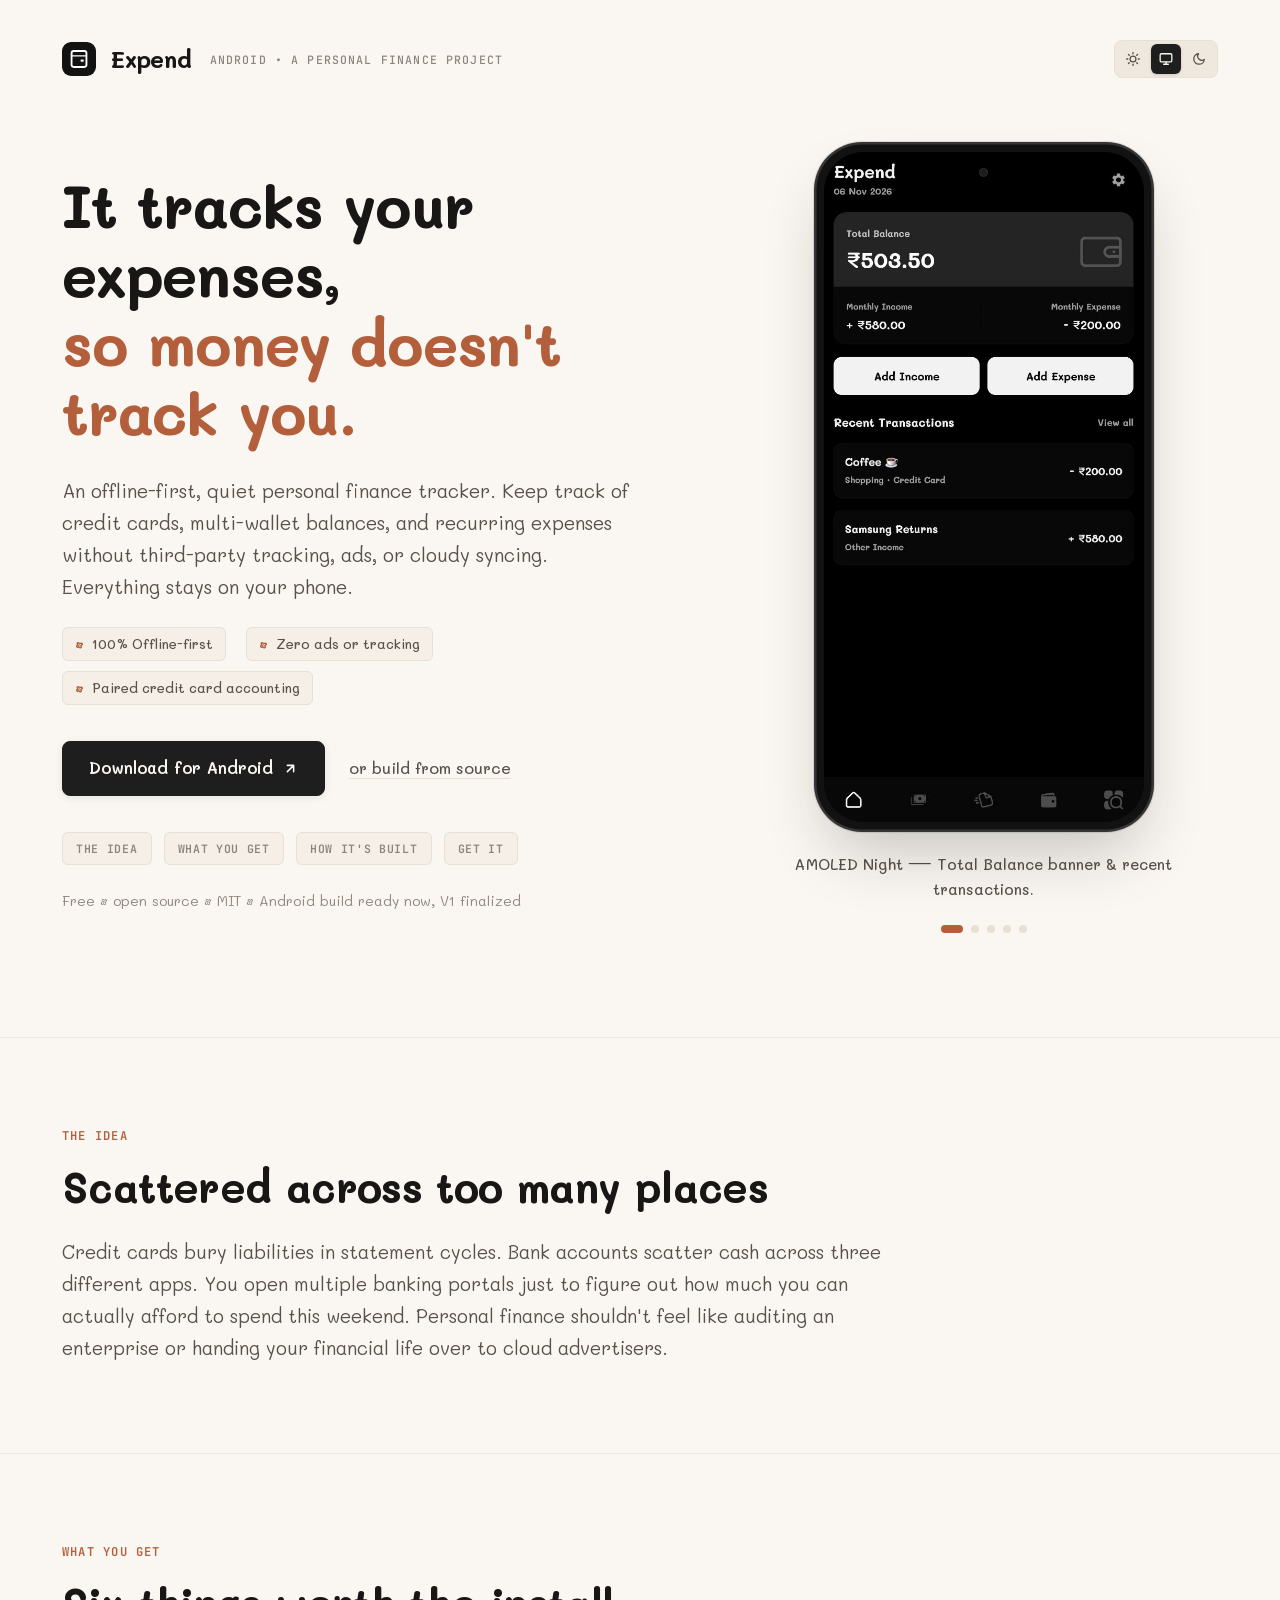
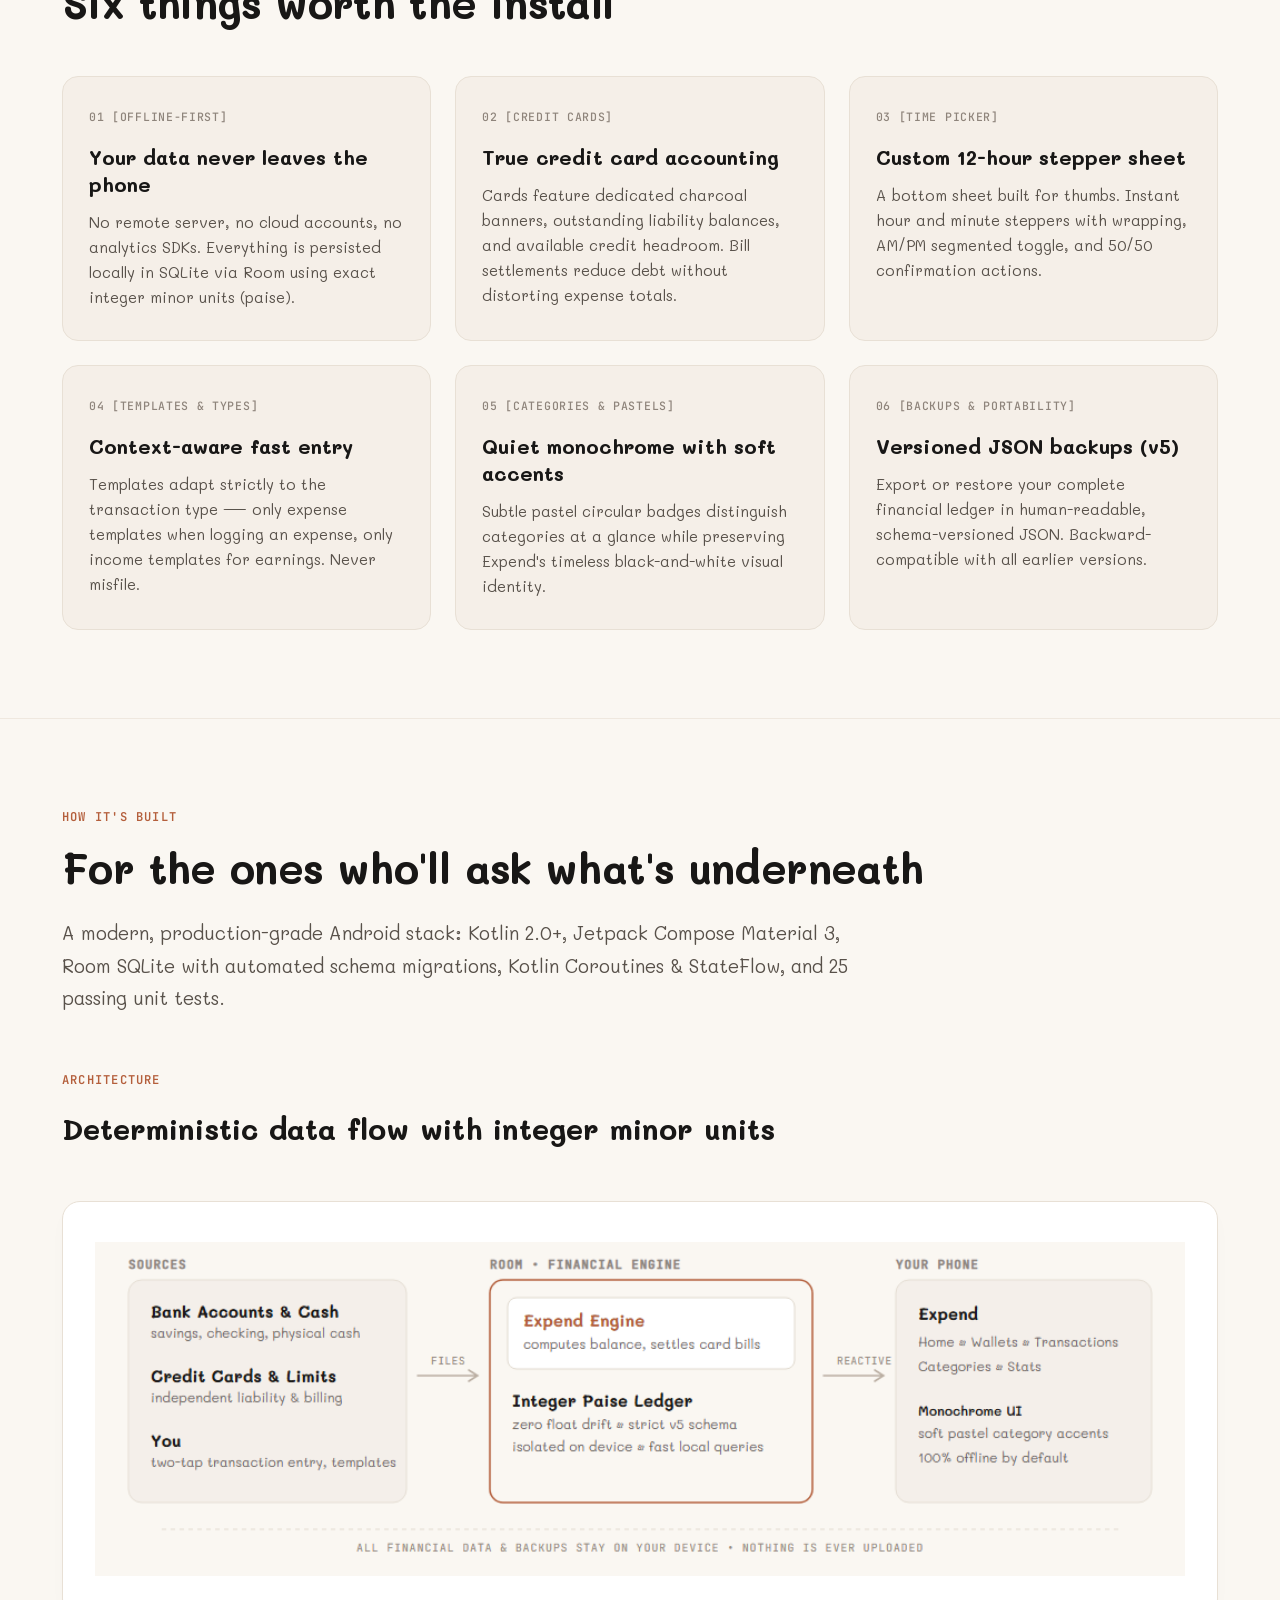
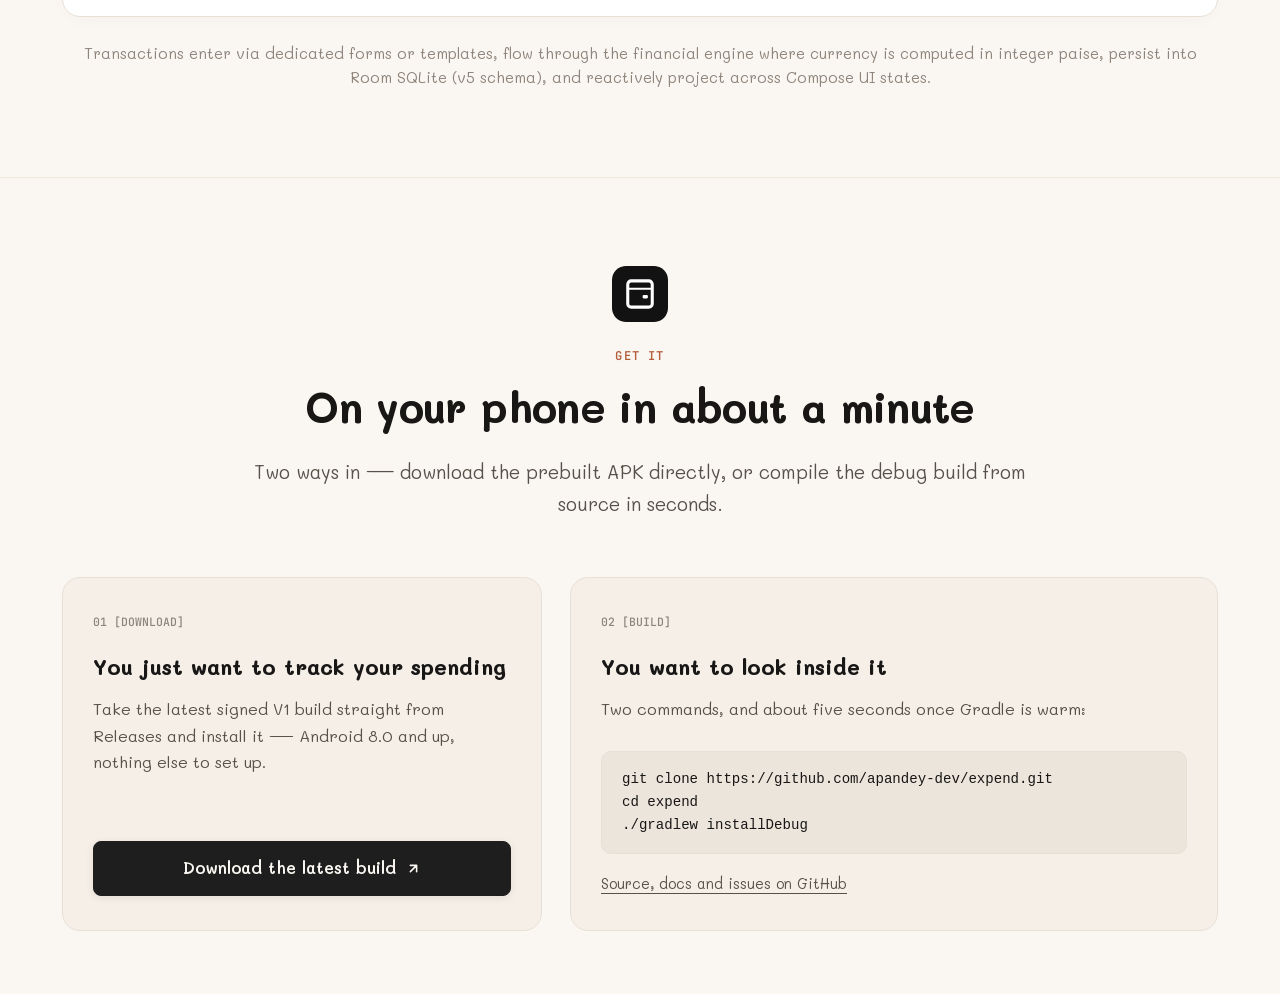
<file: index.html>
<!DOCTYPE html>
<html lang="en">
<head>
  <meta charset="UTF-8">
  <meta http-equiv="refresh" content="0; url=docs/index.html">
  <title>Expend — Showcase</title>
</head>
<body>
  <p>Redirecting to <a href="docs/index.html">Expend Showcase</a>...</p>
</body>
</html>
</file>
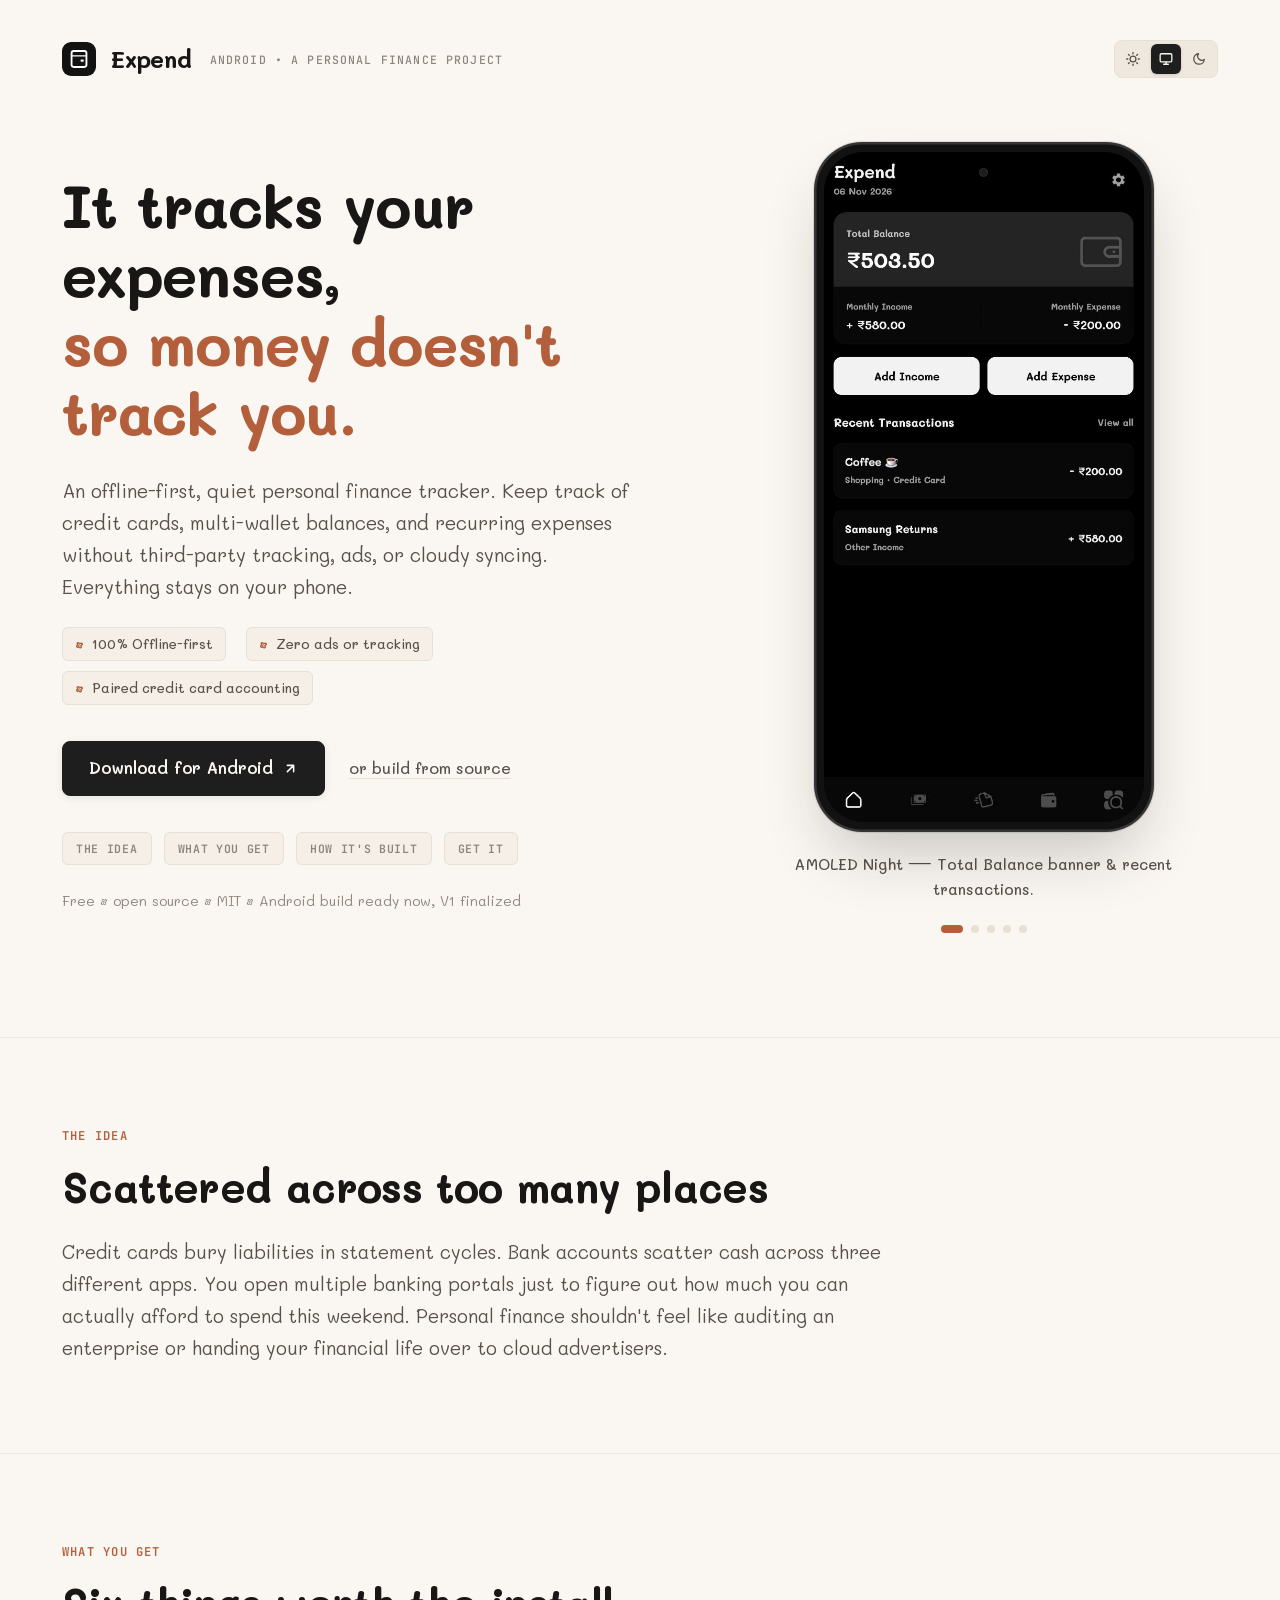
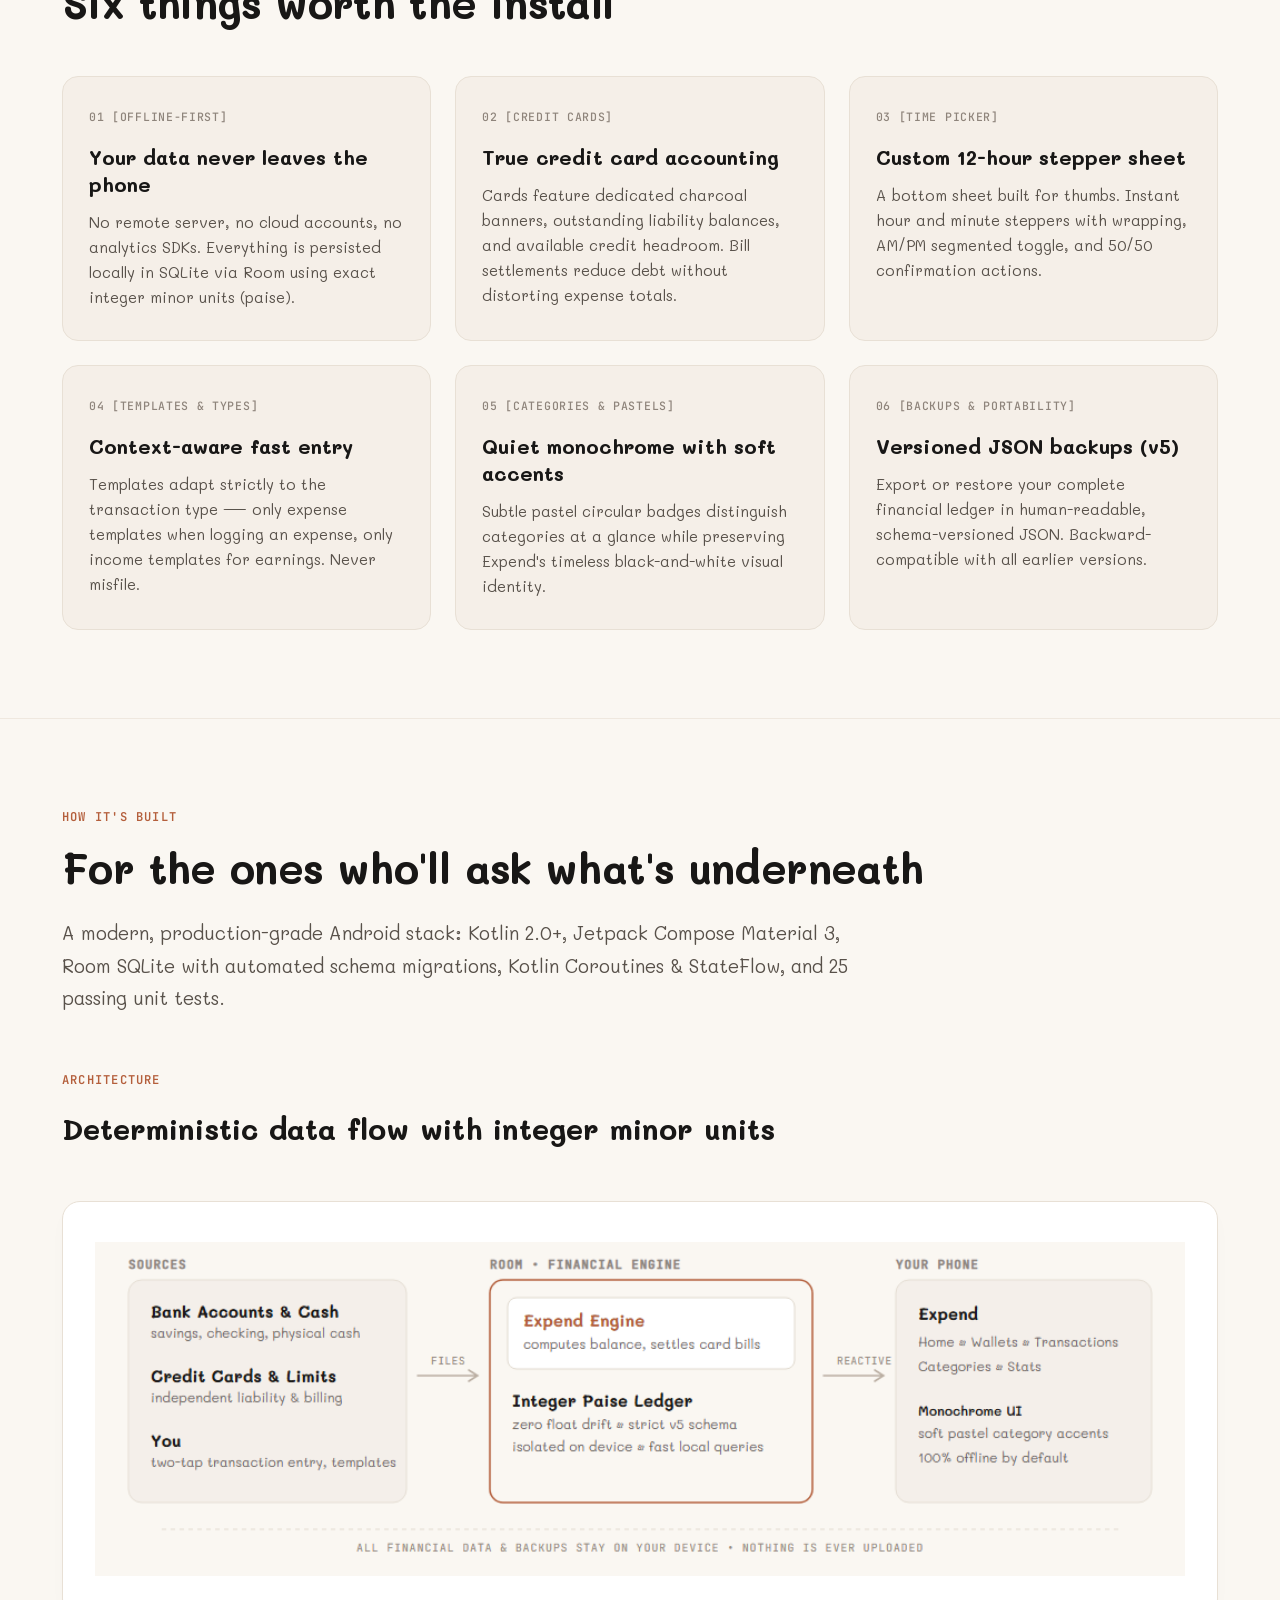
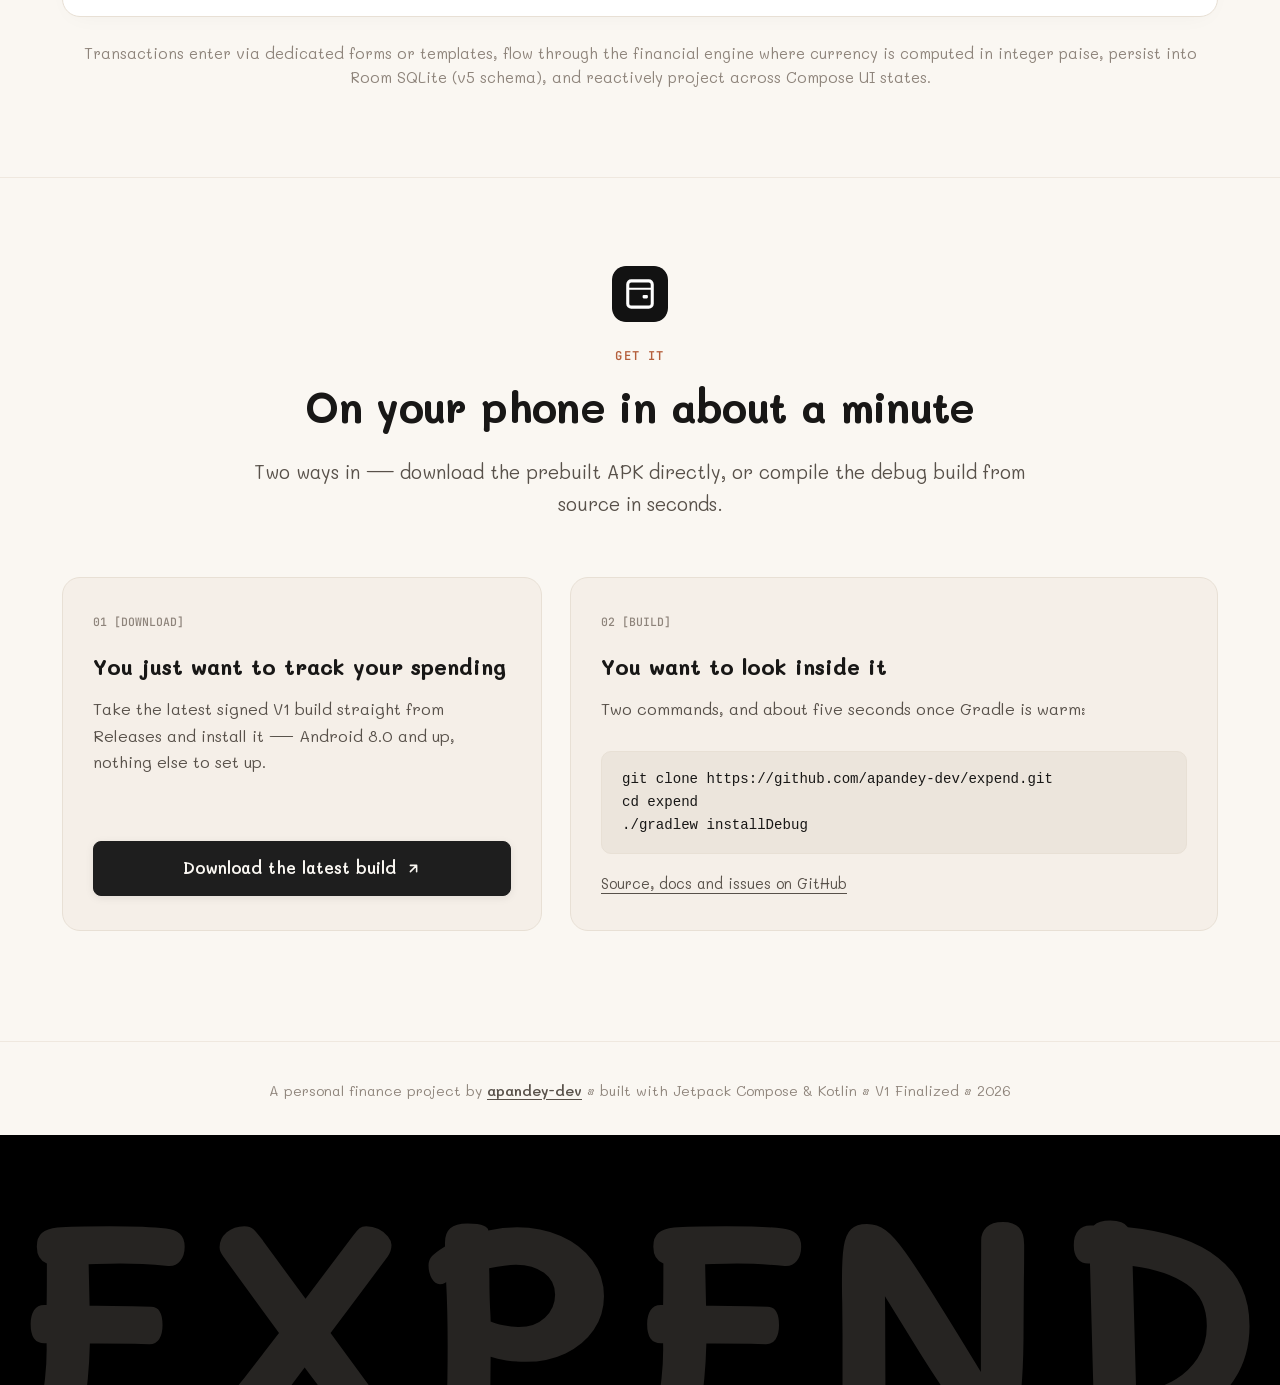
<file: docs/index.html>
<!DOCTYPE html>
<html lang="en">
<head>
  <meta charset="UTF-8">
  <meta name="viewport" content="width=device-width, initial-scale=1.0">
  <title>Expend — A quiet, offline-first personal expense tracker</title>
  <meta name="description" content="A quiet, offline-first personal expense tracker built with Kotlin and Jetpack Compose. Zero ads, zero tracking, local Room database with paise minor units.">
  
  <!-- Favicon / App Icon -->
  <link rel="icon" type="image/svg+xml" href="media/expend-mark.svg">
  
  <!-- Google Fonts: Mali (Expend signature font) & JetBrains Mono (Code/Mono) -->
  <link rel="preconnect" href="https://fonts.googleapis.com">
  <link rel="preconnect" href="https://fonts.gstatic.com" crossorigin>
  <link href="https://fonts.googleapis.com/css2?family=JetBrains+Mono:wght@400;500;600&family=Mali:ital,wght@0,300;0,400;0,500;0,600;0,700;1,400;1,600&display=swap" rel="stylesheet">
  
  <!-- Anti-FOUC Theme Initialization -->
  <script>
    (function() {
      try {
        var saved = localStorage.getItem('expend-theme') || 'system';
        document.documentElement.setAttribute('data-theme', saved);
      } catch(e) {}
    })();
  </script>

  <link rel="stylesheet" href="style.css">
  <link rel="stylesheet" href="theme.css">
  <link rel="stylesheet" href="responsive.css">
</head>
<body>

  <!-- Top Brand Navigation -->
  <header class="top-bar">
    <div class="container top-bar-inner">
      <div class="brand-badge">
        <img src="media/expend-mark.svg" alt="Expend Mark" class="brand-logo-img">
        <span class="brand-title">Expend</span>
        <span class="brand-subtext">ANDROID &bull; A PERSONAL FINANCE PROJECT</span>
      </div>
      <div class="theme-switcher" role="radiogroup" aria-label="Theme preference">
        <button type="button" class="theme-btn" data-theme-value="light" aria-label="Light theme" title="Light theme">
          <svg width="15" height="15" viewBox="0 0 24 24" fill="none" stroke="currentColor" stroke-width="2" stroke-linecap="round" stroke-linejoin="round">
            <circle cx="12" cy="12" r="5"></circle>
            <line x1="12" y1="1" x2="12" y2="3"></line>
            <line x1="12" y1="21" x2="12" y2="23"></line>
            <line x1="4.22" y1="4.22" x2="5.64" y2="5.64"></line>
            <line x1="18.36" y1="18.36" x2="19.78" y2="19.78"></line>
            <line x1="1" y1="12" x2="3" y2="12"></line>
            <line x1="21" y1="12" x2="23" y2="12"></line>
            <line x1="4.22" y1="19.78" x2="5.64" y2="18.36"></line>
            <line x1="18.36" y1="5.64" x2="19.78" y2="4.22"></line>
          </svg>
        </button>
        <button type="button" class="theme-btn active" data-theme-value="system" aria-label="System default theme" title="System default theme">
          <svg width="15" height="15" viewBox="0 0 24 24" fill="none" stroke="currentColor" stroke-width="2" stroke-linecap="round" stroke-linejoin="round">
            <rect x="2" y="3" width="20" height="14" rx="2" ry="2"></rect>
            <line x1="8" y1="21" x2="16" y2="21"></line>
            <line x1="12" y1="17" x2="12" y2="21"></line>
          </svg>
        </button>
        <button type="button" class="theme-btn" data-theme-value="dark" aria-label="Dark theme" title="Dark theme">
          <svg width="15" height="15" viewBox="0 0 24 24" fill="none" stroke="currentColor" stroke-width="2" stroke-linecap="round" stroke-linejoin="round">
            <path d="M21 12.79A9 9 0 1 1 11.21 3 7 7 0 0 0 21 12.79z"></path>
          </svg>
        </button>
      </div>
    </div>
  </header>

  <!-- Hero Section -->
  <main>
    <section class="hero">
      <div class="container">
        <div class="hero-grid">
          
          <!-- Left Column: Copy & CTAs -->
          <div class="hero-content">
            <h1 class="hero-title">
              It tracks your expenses,<br>
              <span class="hero-accent">so money doesn't track you.</span>
            </h1>
            
            <p class="hero-description">
              An offline-first, quiet personal finance tracker. Keep track of credit cards, multi-wallet balances, and recurring expenses without third-party tracking, ads, or cloudy syncing. Everything stays on your phone.
            </p>
            
            <div class="hero-tags">
              <span class="hero-tag-item">100% Offline-first</span>
              <span class="hero-tag-item">Zero ads or tracking</span>
              <span class="hero-tag-item">Paired credit card accounting</span>
            </div>
            
            <div class="hero-actions">
              <a href="https://github.com/apandey-dev/expend/releases/latest" class="btn-primary" target="_blank" rel="noopener">
                <span>Download for Android</span>
                <svg width="15" height="15" viewBox="0 0 24 24" fill="none" stroke="currentColor" stroke-width="2.5" stroke-linecap="round" stroke-linejoin="round">
                  <path d="M7 17l9.2-9.2M17 17V7H7"/>
                </svg>
              </a>
              <a href="#get-it" class="btn-link">or build from source</a>
            </div>
            
            <div class="hero-jump-links">
              <a href="#the-idea" class="chip-link">THE IDEA</a>
              <a href="#what-you-get" class="chip-link">WHAT YOU GET</a>
              <a href="#how-its-built" class="chip-link">HOW IT'S BUILT</a>
              <a href="#get-it" class="chip-link">GET IT</a>
            </div>
            
            <div class="hero-meta">
              Free &bull; open source &bull; MIT &bull; Android build ready now, V1 finalized
            </div>
          </div>

          <!-- Right Column: Interactive Phone Mockup -->
          <div class="hero-mockup-wrapper">
            <div class="phone-mockup" role="region" aria-label="Interactive app preview">
              <div class="phone-island">
                <div class="phone-camera"></div>
              </div>
              <div class="phone-screen">
                <div class="carousel-slide active" data-slide="0">
                  <img src="media/screen-dark-home.jpg" alt="Expend Home Screen (AMOLED Night) with Total Balance Banner and Recent Transactions">
                </div>
                <div class="carousel-slide" data-slide="1">
                  <img src="media/screen-dark-wallets.jpg" alt="Expend Wallets Screen showing Credit Card with Outstanding and Available Limit">
                </div>
                <div class="carousel-slide" data-slide="2">
                  <img src="media/screen-light-categories.jpg" alt="Expend Categories Screen with subtle pastel circular badges">
                </div>
                <div class="carousel-slide" data-slide="3">
                  <img src="media/screen-dark-icon-picker-sheet.jpg" alt="Expend Category Icon Picker with 40 built-in vector icons">
                </div>
                <div class="carousel-slide" data-slide="4">
                  <img src="media/screen-light-edit-transaction.jpg" alt="Expend Edit Transaction Screen in Light Mode">
                </div>
              </div>
            </div>

            <div class="mockup-caption-area">
              <div class="mockup-caption" id="carousel-caption">AMOLED Night — Total Balance banner &amp; recent transactions.</div>
              <div class="carousel-dots" role="tablist">
                <button class="carousel-dot active" data-index="0" role="tab" aria-selected="true" aria-label="Slide 1"></button>
                <button class="carousel-dot" data-index="1" role="tab" aria-selected="false" aria-label="Slide 2"></button>
                <button class="carousel-dot" data-index="2" role="tab" aria-selected="false" aria-label="Slide 3"></button>
                <button class="carousel-dot" data-index="3" role="tab" aria-selected="false" aria-label="Slide 4"></button>
                <button class="carousel-dot" data-index="4" role="tab" aria-selected="false" aria-label="Slide 5"></button>
              </div>
            </div>
          </div>

        </div>
      </div>
    </section>

    <!-- Section: The Idea -->
    <section class="section" id="the-idea">
      <div class="container">
        <div class="section-eyebrow">THE IDEA</div>
        <h2 class="section-title">Scattered across too many places</h2>
        <p class="section-lead">
          Credit cards bury liabilities in statement cycles. Bank accounts scatter cash across three different apps. You open multiple banking portals just to figure out how much you can actually afford to spend this weekend. Personal finance shouldn't feel like auditing an enterprise or handing your financial life over to cloud advertisers.
        </p>
      </div>
    </section>

    <!-- Section: What You Get (6-Card Grid) -->
    <section class="section" id="what-you-get">
      <div class="container">
        <div class="section-eyebrow">WHAT YOU GET</div>
        <h2 class="section-title">Six things worth the install</h2>
        
        <div class="features-grid">
          
          <!-- Card 01 -->
          <div class="feature-card">
            <div class="feature-card-header">01 [OFFLINE-FIRST]</div>
            <h3 class="feature-card-title">Your data never leaves the phone</h3>
            <p class="feature-card-desc">
              No remote server, no cloud accounts, no analytics SDKs. Everything is persisted locally in SQLite via Room using exact integer minor units (paise).
            </p>
          </div>

          <!-- Card 02 -->
          <div class="feature-card">
            <div class="feature-card-header">02 [CREDIT CARDS]</div>
            <h3 class="feature-card-title">True credit card accounting</h3>
            <p class="feature-card-desc">
              Cards feature dedicated charcoal banners, outstanding liability balances, and available credit headroom. Bill settlements reduce debt without distorting expense totals.
            </p>
          </div>

          <!-- Card 03 -->
          <div class="feature-card">
            <div class="feature-card-header">03 [TIME PICKER]</div>
            <h3 class="feature-card-title">Custom 12-hour stepper sheet</h3>
            <p class="feature-card-desc">
              A bottom sheet built for thumbs. Instant hour and minute steppers with wrapping, AM/PM segmented toggle, and 50/50 confirmation actions.
            </p>
          </div>

          <!-- Card 04 -->
          <div class="feature-card">
            <div class="feature-card-header">04 [TEMPLATES &amp; TYPES]</div>
            <h3 class="feature-card-title">Context-aware fast entry</h3>
            <p class="feature-card-desc">
              Templates adapt strictly to the transaction type — only expense templates when logging an expense, only income templates for earnings. Never misfile.
            </p>
          </div>

          <!-- Card 05 -->
          <div class="feature-card">
            <div class="feature-card-header">05 [CATEGORIES &amp; PASTELS]</div>
            <h3 class="feature-card-title">Quiet monochrome with soft accents</h3>
            <p class="feature-card-desc">
              Subtle pastel circular badges distinguish categories at a glance while preserving Expend's timeless black-and-white visual identity.
            </p>
          </div>

          <!-- Card 06 -->
          <div class="feature-card">
            <div class="feature-card-header">06 [BACKUPS &amp; PORTABILITY]</div>
            <h3 class="feature-card-title">Versioned JSON backups (v5)</h3>
            <p class="feature-card-desc">
              Export or restore your complete financial ledger in human-readable, schema-versioned JSON. Backward-compatible with all earlier versions.
            </p>
          </div>

        </div>
      </div>
    </section>

    <!-- Section: How It's Built -->
    <section class="section" id="how-its-built">
      <div class="container">
        <div class="section-eyebrow">HOW IT'S BUILT</div>
        <h2 class="section-title">For the ones who'll ask what's underneath</h2>
        <p class="section-lead">
          A modern, production-grade Android stack: Kotlin 2.0+, Jetpack Compose Material 3, Room SQLite with automated schema migrations, Kotlin Coroutines &amp; StateFlow, and 25 passing unit tests.
        </p>

        <div style="margin-top: 56px;">
          <div class="section-eyebrow">ARCHITECTURE</div>
          <h3 style="font-family: var(--font-main); font-size: 1.85rem; font-weight: 700; margin-bottom: 20px;">Deterministic data flow with integer minor units</h3>
          
          <div class="arch-diagram-wrapper">
            <img src="media/expend-flow.png" alt="Expend Architecture Flow Diagram: Sources flow into Core Engine Room Database and project onto Phone screens">
          </div>
          
          <p class="arch-caption">
            Transactions enter via dedicated forms or templates, flow through the financial engine where currency is computed in integer paise, persist into Room SQLite (v5 schema), and reactively project across Compose UI states.
          </p>
        </div>
      </div>
    </section>

    <!-- Section: Get It -->
    <section class="section get-it-section" id="get-it">
      <div class="container">
        <div class="get-it-header">
          <img src="media/expend-mark.svg" alt="Expend Logo" class="get-it-icon">
          <div class="section-eyebrow">GET IT</div>
          <h2 class="section-title">On your phone in about a minute</h2>
          <p class="section-lead" style="text-align: center; margin: 0 auto;">
            Two ways in &mdash; download the prebuilt APK directly, or compile the debug build from source in seconds.
          </p>
        </div>

        <div class="get-it-grid">
          
          <!-- Download Card -->
          <div class="get-card">
            <div class="get-card-tag">01 [DOWNLOAD]</div>
            <h3 class="get-card-title">You just want to track your spending</h3>
            <p class="get-card-desc">
              Take the latest signed V1 build straight from Releases and install it &mdash; Android 8.0 and up, nothing else to set up.
            </p>
            <div>
              <a href="https://github.com/apandey-dev/expend/releases/latest" class="btn-primary" style="width: 100%; justify-content: center;" target="_blank" rel="noopener">
                <span>Download the latest build</span>
                <svg width="15" height="15" viewBox="0 0 24 24" fill="none" stroke="currentColor" stroke-width="2.5" stroke-linecap="round" stroke-linejoin="round">
                  <path d="M7 17l9.2-9.2M17 17V7H7"/>
                </svg>
              </a>
            </div>
          </div>

          <!-- Build from Source Card -->
          <div class="get-card">
            <div class="get-card-tag">02 [BUILD]</div>
            <h3 class="get-card-title">You want to look inside it</h3>
            <p class="get-card-desc">
              Two commands, and about five seconds once Gradle is warm:
            </p>
            <div class="code-block">
              <pre><code>git clone https://github.com/apandey-dev/expend.git
cd expend
./gradlew installDebug</code></pre>
            </div>
            <div class="get-card-footer">
              <a href="https://github.com/apandey-dev/expend" target="_blank" rel="noopener">Source, docs and issues on GitHub</a>
            </div>
          </div>

        </div>
      </div>
    </section>
  </main>

  <!-- Project Credit Line (Positioned Immediately Above Typography Banner) -->
  <aside class="project-credit-line" aria-label="Project credits">
    <div class="container">
      <p>A personal finance project by <a href="https://github.com/apandey-dev" target="_blank" rel="noopener">apandey-dev</a> &bull; built with Jetpack Compose &amp; Kotlin &bull; V1 Finalized &bull; 2026</p>
    </div>
  </aside>

  <!-- Large Edge-to-Edge Typography Banner (Final Visual Section) -->
  <section class="brand-typography-banner" aria-label="Expend typography banner">
    <div class="brand-typography-clip">
      <span class="brand-typography-text base-text" aria-hidden="true">EXPEND</span>
      <span class="brand-typography-text glow-text" aria-hidden="true">EXPEND</span>
      <span class="sr-only">EXPEND</span>
    </div>
  </section>

  <script src="app.js"></script>
</body>
</html>
</file>
<file: docs/style.css>
/* ==========================================================================
   Expend V1 Showcase Website Stylesheet
   Crafted with Mali typography, wide editorial grid, and warm ivory tones
   ========================================================================== */

:root {
  --bg-color: #FAF7F2;
  --surface-card: #F5EFE8;
  --surface-card-hover: #F0E9E1;
  --surface-white: #FFFFFF;
  --surface-code: #ECE5DC;
  
  --border-color: #E8E0D5;
  --border-subtle: #EFE8DF;
  --border-dark: #1E1E1E;
  
  --text-primary: #181716;
  --text-secondary: #58514A;
  --text-muted: #8E847B;
  --text-light: #FAF7F2;
  
  --accent-rust: #B45F3C;
  --accent-rust-hover: #9E5031;
  --brand-dark: #1E1E1E;
  --brand-hover: #333333;
  
  --font-main: 'Mali', cursive, sans-serif;
  --font-mono: 'JetBrains Mono', SFMono-Regular, Consolas, Menlo, monospace;

  --max-width: 1220px;
  --phone-width: 340px;
  --phone-height: 690px;
}

* {
  box-sizing: border-box;
  margin: 0;
  padding: 0;
}

html {
  font-size: 16px;
  scroll-behavior: smooth;
  background-color: var(--bg-color);
  color: var(--text-primary);
}

body {
  font-family: var(--font-main);
  background-color: var(--bg-color);
  color: var(--text-primary);
  line-height: 1.65;
  -webkit-font-smoothing: antialiased;
  -moz-osx-font-smoothing: grayscale;
  padding: 0;
  margin: 0;
}

a {
  color: inherit;
  text-decoration: none;
  transition: all 0.2s ease;
}

/* Container */
.container {
  width: 100%;
  max-width: var(--max-width);
  margin: 0 auto;
  padding: 0 36px;
}

/* ==========================================================================
   Navigation / Top Bar
   ========================================================================== */
.top-bar {
  padding: 40px 0 24px 0;
}

.brand-badge {
  display: inline-flex;
  align-items: center;
  gap: 14px;
}

.brand-logo-img {
  width: 34px;
  height: 34px;
  border-radius: 9px;
  display: block;
}

.brand-title {
  font-family: var(--font-main);
  font-weight: 700;
  font-size: 1.45rem;
  letter-spacing: -0.01em;
  color: var(--text-primary);
}

.brand-subtext {
  font-family: var(--font-mono);
  font-size: 0.72rem;
  letter-spacing: 0.1em;
  text-transform: uppercase;
  color: var(--text-muted);
  font-weight: 500;
  margin-left: 4px;
}

/* ==========================================================================
   Hero Section
   ========================================================================== */
.hero {
  padding: 40px 0 96px 0;
}

.hero-grid {
  display: grid;
  grid-template-columns: 1.35fr 1fr;
  gap: 64px;
  align-items: center;
}

.hero-content {
  display: flex;
  flex-direction: column;
}

.hero-title {
  font-family: var(--font-main);
  font-size: 3.75rem;
  font-weight: 700;
  line-height: 1.15;
  letter-spacing: -0.02em;
  color: var(--text-primary);
  margin-bottom: 28px;
}

.hero-accent {
  color: var(--accent-rust);
  font-weight: 700;
}

.hero-description {
  font-family: var(--font-main);
  font-size: 1.18rem;
  line-height: 1.7;
  color: var(--text-secondary);
  margin-bottom: 24px;
  max-width: 580px;
}

.hero-tags {
  display: flex;
  flex-wrap: wrap;
  align-items: center;
  gap: 10px 20px;
  margin-bottom: 36px;
  font-family: var(--font-main);
  font-size: 0.95rem;
  font-weight: 500;
  color: var(--text-muted);
}

.hero-tag-item {
  display: inline-flex;
  align-items: center;
  gap: 8px;
}

.hero-tag-item::before {
  content: "•";
  color: var(--accent-rust);
  font-weight: bold;
}

.hero-actions {
  display: flex;
  align-items: center;
  gap: 24px;
  flex-wrap: wrap;
  margin-bottom: 36px;
}

.btn-primary {
  display: inline-flex;
  align-items: center;
  gap: 10px;
  background-color: var(--brand-dark);
  color: var(--text-light);
  font-family: var(--font-main);
  font-weight: 600;
  font-size: 1.05rem;
  padding: 13px 26px;
  border-radius: 8px;
  border: 1px solid var(--brand-dark);
  transition: all 0.2s ease;
  box-shadow: 0 4px 16px rgba(0, 0, 0, 0.08);
}

.btn-primary:hover {
  background-color: var(--brand-hover);
  border-color: var(--brand-hover);
  transform: translateY(-2px);
  box-shadow: 0 8px 24px rgba(0, 0, 0, 0.12);
}

.btn-primary svg {
  transition: transform 0.2s ease;
}

.btn-primary:hover svg {
  transform: translate(2px, -2px);
}

.btn-link {
  font-family: var(--font-main);
  font-size: 1rem;
  font-weight: 500;
  color: var(--text-secondary);
  text-decoration: underline;
  text-underline-offset: 5px;
  text-decoration-color: var(--border-color);
}

.btn-link:hover {
  color: var(--text-primary);
  text-decoration-color: var(--text-primary);
}

.hero-jump-links {
  display: flex;
  gap: 12px;
  margin-bottom: 24px;
}

.chip-link {
  font-family: var(--font-mono);
  font-size: 0.72rem;
  font-weight: 600;
  text-transform: uppercase;
  letter-spacing: 0.06em;
  color: var(--text-muted);
  border: 1px solid var(--border-color);
  padding: 6px 14px;
  border-radius: 8px;
  background: var(--surface-card);
  transition: all 0.2s ease;
}

.chip-link:hover {
  background: var(--surface-white);
  color: var(--accent-rust);
  border-color: var(--accent-rust);
}

.hero-meta {
  font-family: var(--font-main);
  font-size: 0.88rem;
  color: var(--text-muted);
}

/* ==========================================================================
   Phone Mockup & Interactive Screen Carousel
   ========================================================================== */
.hero-mockup-wrapper {
  display: flex;
  flex-direction: column;
  align-items: center;
}

.phone-mockup {
  position: relative;
  width: var(--phone-width);
  height: var(--phone-height);
  background: #121212;
  border-radius: 48px;
  padding: 10px;
  box-shadow:
    0 32px 64px -16px rgba(26, 20, 16, 0.24),
    0 0 0 1px rgba(0, 0, 0, 0.1),
    inset 0 0 0 2.5px rgba(255, 255, 255, 0.15);
  display: flex;
  flex-direction: column;
  cursor: pointer;
  user-select: none;
}

.phone-island {
  position: absolute;
  top: 18px;
  left: 50%;
  transform: translateX(-50%);
  width: 96px;
  height: 24px;
  background: #000000;
  border-radius: 12px;
  z-index: 10;
  display: flex;
  align-items: center;
  justify-content: space-around;
  padding: 0 10px;
}

.phone-camera {
  width: 9px;
  height: 9px;
  border-radius: 50%;
  background: #1c1c1e;
  border: 1px solid #2e2e30;
}

.phone-screen {
  position: relative;
  width: 100%;
  height: 100%;
  border-radius: 40px;
  overflow: hidden;
  background: #000000;
}

.carousel-slide {
  position: absolute;
  top: 0;
  left: 0;
  width: 100%;
  height: 100%;
  opacity: 0;
  visibility: hidden;
  transition: opacity 0.4s ease, transform 0.4s ease;
  transform: scale(0.98);
}

.carousel-slide.active {
  opacity: 1;
  visibility: visible;
  transform: scale(1);
}

.carousel-slide img {
  width: 100%;
  height: 100%;
  object-fit: cover;
  object-position: top center;
  display: block;
}

.mockup-caption-area {
  margin-top: 20px;
  text-align: center;
}

.mockup-caption {
  font-family: var(--font-main);
  font-size: 0.95rem;
  font-weight: 500;
  color: var(--text-secondary);
  margin-bottom: 12px;
}

.carousel-dots {
  display: inline-flex;
  gap: 8px;
  align-items: center;
}

.carousel-dot {
  width: 8px;
  height: 8px;
  border-radius: 50%;
  background-color: var(--border-color);
  border: none;
  cursor: pointer;
  padding: 0;
  transition: all 0.25s ease;
}

.carousel-dot.active {
  background-color: var(--accent-rust);
  width: 22px;
  border-radius: 5px;
}

/* ==========================================================================
   Section: Global Layout
   ========================================================================== */
.section {
  padding: 88px 0;
  border-top: 1px solid var(--border-subtle);
}

.section-eyebrow {
  font-family: var(--font-mono);
  font-size: 0.76rem;
  text-transform: uppercase;
  letter-spacing: 0.1em;
  color: var(--accent-rust);
  margin-bottom: 14px;
  font-weight: 600;
}

.section-title {
  font-family: var(--font-main);
  font-size: 2.6rem;
  font-weight: 700;
  letter-spacing: -0.015em;
  color: var(--text-primary);
  margin-bottom: 24px;
  line-height: 1.25;
}

.section-lead {
  font-family: var(--font-main);
  font-size: 1.15rem;
  line-height: 1.75;
  color: var(--text-secondary);
  max-width: 820px;
}

/* ==========================================================================
   Section: What You Get (6-Card Grid)
   ========================================================================== */
.features-grid {
  display: grid;
  grid-template-columns: repeat(3, 1fr);
  gap: 24px;
  margin-top: 48px;
}

.feature-card {
  background: var(--surface-card);
  border: 1px solid var(--border-color);
  border-radius: 16px;
  padding: 30px 26px;
  display: flex;
  flex-direction: column;
  transition: transform 0.2s ease, border-color 0.2s ease, box-shadow 0.2s ease, background 0.2s ease;
}

.feature-card:hover {
  transform: translateY(-3px);
  background: var(--surface-card-hover);
  border-color: #D6CCC0;
  box-shadow: 0 12px 28px -10px rgba(0, 0, 0, 0.08);
}

.feature-card-header {
  font-family: var(--font-mono);
  font-size: 0.72rem;
  letter-spacing: 0.06em;
  color: var(--text-muted);
  margin-bottom: 18px;
  font-weight: 500;
}

.feature-card-title {
  font-family: var(--font-main);
  font-size: 1.25rem;
  font-weight: 700;
  color: var(--text-primary);
  margin-bottom: 12px;
  line-height: 1.35;
}

.feature-card-desc {
  font-family: var(--font-main);
  font-size: 0.95rem;
  line-height: 1.65;
  color: var(--text-secondary);
}

/* ==========================================================================
   Section: Architecture & How It's Built
   ========================================================================== */
.arch-diagram-wrapper {
  margin-top: 48px;
  background: var(--surface-white);
  border: 1px solid var(--border-color);
  border-radius: 18px;
  padding: 40px 32px;
  box-shadow: 0 6px 24px -10px rgba(0, 0, 0, 0.05);
}

.arch-diagram-wrapper img,
.arch-diagram-wrapper svg {
  width: 100%;
  height: auto;
  display: block;
}

.arch-caption {
  margin-top: 24px;
  font-family: var(--font-main);
  font-size: 0.95rem;
  color: var(--text-muted);
  text-align: center;
  line-height: 1.6;
}

/* ==========================================================================
   Section: Get It (Download & Build from Source)
   ========================================================================== */
.get-it-section {
  text-align: center;
  padding-bottom: 110px;
}

.get-it-header {
  display: flex;
  flex-direction: column;
  align-items: center;
  margin-bottom: 56px;
}

.get-it-icon {
  width: 56px;
  height: 56px;
  border-radius: 14px;
  margin-bottom: 24px;
}

.get-it-grid {
  display: grid;
  grid-template-columns: 1fr 1.35fr;
  gap: 28px;
  text-align: left;
}

.get-card {
  background: var(--surface-card);
  border: 1px solid var(--border-color);
  border-radius: 18px;
  padding: 34px 30px;
  display: flex;
  flex-direction: column;
}

.get-card-tag {
  font-family: var(--font-mono);
  font-size: 0.72rem;
  color: var(--text-muted);
  margin-bottom: 18px;
  font-weight: 500;
}

.get-card-title {
  font-family: var(--font-main);
  font-size: 1.35rem;
  font-weight: 700;
  color: var(--text-primary);
  margin-bottom: 12px;
}

.get-card-desc {
  font-family: var(--font-main);
  font-size: 1rem;
  color: var(--text-secondary);
  line-height: 1.65;
  margin-bottom: 28px;
  flex-grow: 1;
}

.code-block {
  background: var(--surface-code);
  border: 1px solid var(--border-color);
  border-radius: 10px;
  padding: 16px 20px;
  font-family: var(--font-mono);
  font-size: 0.88rem;
  color: var(--text-primary);
  line-height: 1.65;
  margin-bottom: 18px;
  overflow-x: auto;
}

.code-block pre {
  margin: 0;
}

.get-card-footer {
  font-family: var(--font-main);
  font-size: 0.9rem;
  color: var(--text-muted);
}

.get-card-footer a {
  color: var(--text-secondary);
  text-decoration: underline;
  text-underline-offset: 4px;
}

.get-card-footer a:hover {
  color: var(--accent-rust);
}

/* ==========================================================================
   Footer
   ========================================================================== */
.project-credit-line {
  border-top: 1px solid var(--border-subtle);
  padding: 36px 0 32px;
  text-align: center;
  font-family: var(--font-main);
  font-size: 0.88rem;
  color: var(--text-muted);
  line-height: 1.8;
  background-color: var(--bg-color);
}

.project-credit-line a {
  color: var(--text-secondary);
  font-weight: 600;
  text-decoration: underline;
  text-underline-offset: 3px;
}

.project-credit-line a:hover {
  color: var(--accent-rust);
}

/* ==========================================================================
   Brand Typography Banner — Edge-to-Edge with Intentional Bottom Text Cropping
   ========================================================================== */
.brand-typography-banner {
  width: 100%;
  position: relative;
  background-color: var(--banner-bg, #000000);
  margin: 0;
  padding: 0;
  border: none;
  border-radius: 0;
  overflow: hidden;
  box-sizing: border-box;
}

.brand-typography-clip {
  width: 100%;
  overflow: hidden;
  position: relative;
  display: flex;
  justify-content: center;
  align-items: flex-start;
  padding-top: clamp(20px, 3.5vw, 48px);
  height: clamp(90px, 19.5vw, 255px);
  box-sizing: border-box;
}

.brand-typography-text {
  font-family: var(--font-main);
  font-weight: 700;
  font-size: clamp(4.5rem, 23vw, 21rem);
  line-height: 0.82;
  letter-spacing: clamp(0.01em, 0.03em, 0.05em);
  text-align: center;
  text-transform: uppercase;
  color: var(--banner-text, #262422);
  margin: 0;
  padding: 0;
  user-select: none;
  white-space: nowrap;
  pointer-events: none;
  display: inline-block;
  transform: translateY(6%); /* 5-8% subtle intentional bottom cropping */
  will-change: transform;
}

/* ==========================================================================
   Responsive Breakpoints
   ========================================================================== */
@media (max-width: 960px) {
  .hero-grid {
    grid-template-columns: minmax(0, 1fr);
    gap: 48px;
  }

  .hero-mockup-wrapper {
    margin-top: 24px;
    width: 100%;
    min-width: 0;
  }

  .features-grid {
    grid-template-columns: minmax(0, 1fr);
  }

  .get-it-grid {
    grid-template-columns: minmax(0, 1fr);
  }

  .hero-title {
    font-size: clamp(2.2rem, 6.5vw, 3rem);
  }
}

@media (min-width: 961px) and (max-width: 1140px) {
  .features-grid {
    grid-template-columns: repeat(2, minmax(0, 1fr));
  }
}
</file>
<file: docs/theme.css>
/* ==========================================================================
   Expend Showcase — Theme Stylesheet (Light, Dark, and System Default)
   ========================================================================== */

/* 1. Theme Variables & Design Tokens */
:root {
  /* Font Families & Dimensions */
  --font-main: 'Mali', cursive, sans-serif;
  --font-mono: 'JetBrains Mono', SFMono-Regular, Consolas, Menlo, monospace;
  --max-width: 1220px;
  --phone-width: 340px;
  --phone-height: 690px;
  
  /* Light Theme (Warm Ivory & Charcoal) */
  --bg-color: #FAF7F2;
  --surface-card: #F5EFE8;
  --surface-card-hover: #EFE8DF;
  --surface-white: #FFFFFF;
  --surface-code: #ECE5DC;
  
  --border-color: #E8E0D5;
  --border-subtle: #EFE8DF;
  --border-dark: #1E1E1E;
  
  --text-primary: #181716;
  --text-secondary: #58514A;
  --text-muted: #8E847B;
  --text-light: #FAF7F2;
  
  --accent-rust: #B45F3C;
  --accent-rust-hover: #9E5031;
  --brand-dark: #1E1E1E;
  --brand-hover: #333333;

  /* Button Tokens (Minimal Rectangular) */
  --button-primary-bg: #1E1E1E;
  --button-primary-text: #FAF7F2;
  --button-primary-border: #1E1E1E;
  --button-primary-hover-bg: #333333;
  --button-primary-hover-border: #333333;
  --button-primary-hover-text: #FAF7F2;

  /* Typography Banner Tokens */
  --banner-bg: #000000;
  --banner-text: #262422;
  --banner-glow: #E07A5F;
  --banner-glow-shadow: rgba(224, 122, 95, 0.45);

  /* Theme Switcher */
  --toggle-bg: #EFE8DF;
  --toggle-border: #E8E0D5;
  --toggle-btn-hover: #E4DDD3;
  --toggle-btn-active: #1E1E1E;
  --toggle-btn-active-text: #FAF7F2;
  --toggle-btn-text: #58514A;

  color-scheme: light;
}

/* 2. Explicit Dark Theme */
[data-theme="dark"] {
  --bg-color: #0F0E0D;
  --surface-card: #181716;
  --surface-card-hover: #22201E;
  --surface-white: #1C1B19;
  --surface-code: #141312;
  
  --border-color: #2A2825;
  --border-subtle: #201E1C;
  --border-dark: #3A3632;
  
  --text-primary: #F4EFEB;
  --text-secondary: #ADA59B;
  --text-muted: #7A7268;
  --text-light: #FAF7F2;
  
  --accent-rust: #CF734E;
  --accent-rust-hover: #DF845F;
  --brand-dark: #2A2724;
  --brand-hover: #383430;

  /* Dark Theme Buttons (High Contrast & Clear) */
  --button-primary-bg: #FAF7F2;
  --button-primary-text: #121110;
  --button-primary-border: #FAF7F2;
  --button-primary-hover-bg: #EAE5DE;
  --button-primary-hover-border: #EAE5DE;
  --button-primary-hover-text: #121110;

  --banner-bg: #000000;
  --banner-text: #22201E;
  --banner-glow: #E68A6E;
  --banner-glow-shadow: rgba(230, 138, 110, 0.5);

  --toggle-bg: #1C1B19;
  --toggle-border: #2A2825;
  --toggle-btn-hover: #262422;
  --toggle-btn-active: #FAF7F2;
  --toggle-btn-active-text: #0F0E0D;
  --toggle-btn-text: #ADA59B;

  color-scheme: dark;
}

/* 3. System Default Preference */
@media (prefers-color-scheme: dark) {
  :root:not([data-theme="light"]) {
    --bg-color: #0F0E0D;
    --surface-card: #181716;
    --surface-card-hover: #22201E;
    --surface-white: #1C1B19;
    --surface-code: #141312;
    
    --border-color: #2A2825;
    --border-subtle: #201E1C;
    --border-dark: #3A3632;
    
    --text-primary: #F4EFEB;
    --text-secondary: #ADA59B;
    --text-muted: #7A7268;
    --text-light: #FAF7F2;
    
    --accent-rust: #CF734E;
    --accent-rust-hover: #DF845F;
    --brand-dark: #2A2724;
    --brand-hover: #383430;

    --button-primary-bg: #FAF7F2;
    --button-primary-text: #121110;
    --button-primary-border: #FAF7F2;
    --button-primary-hover-bg: #EAE5DE;
    --button-primary-hover-border: #EAE5DE;
    --button-primary-hover-text: #121110;

    --banner-bg: #000000;
    --banner-text: #22201E;
    --banner-glow: #E68A6E;
    --banner-glow-shadow: rgba(230, 138, 110, 0.5);

    --toggle-bg: #1C1B19;
    --toggle-border: #2A2825;
    --toggle-btn-hover: #262422;
    --toggle-btn-active: #FAF7F2;
    --toggle-btn-active-text: #0F0E0D;
    --toggle-btn-text: #ADA59B;

    color-scheme: dark;
  }
}

/* 4. Minimal Rectangular Button & Interactive Control Styling */
.btn-primary {
  display: inline-flex;
  align-items: center;
  gap: 10px;
  background-color: var(--button-primary-bg);
  color: var(--button-primary-text) !important;
  border: 1px solid var(--button-primary-border);
  border-radius: 8px; /* Clean rectangular corners — no pill shapes */
  font-family: var(--font-main);
  font-weight: 600;
  font-size: 1.02rem;
  padding: 13px 26px;
  cursor: pointer;
  box-shadow: 0 2px 8px rgba(0, 0, 0, 0.08);
  transition: background-color 0.18s ease, border-color 0.18s ease, color 0.18s ease, transform 0.18s ease, box-shadow 0.18s ease;
}

.btn-primary:hover {
  background-color: var(--button-primary-hover-bg);
  border-color: var(--button-primary-hover-border);
  color: var(--button-primary-hover-text) !important;
  transform: translateY(-1px);
  box-shadow: 0 4px 14px rgba(0, 0, 0, 0.12);
}

.btn-primary:focus-visible {
  outline: 2px solid var(--accent-rust);
  outline-offset: 3px;
}

.btn-link {
  font-family: var(--font-main);
  font-size: 0.98rem;
  font-weight: 500;
  color: var(--text-secondary);
  text-decoration: underline;
  text-underline-offset: 4px;
  text-decoration-color: var(--border-color);
  transition: color 0.18s ease, text-decoration-color 0.18s ease;
}

.btn-link:hover {
  color: var(--accent-rust);
  text-decoration-color: var(--accent-rust);
}

.chip-link {
  font-family: var(--font-mono);
  font-size: 0.72rem;
  font-weight: 600;
  text-transform: uppercase;
  letter-spacing: 0.06em;
  color: var(--text-muted);
  border: 1px solid var(--border-color);
  padding: 6px 13px;
  border-radius: 6px; /* Clean rectangular chips */
  background: var(--surface-card);
  transition: all 0.18s ease;
}

.chip-link:hover {
  background: var(--surface-card-hover);
  color: var(--accent-rust);
  border-color: var(--accent-rust);
}

.hero-tag-item {
  background-color: var(--surface-card);
  border: 1px solid var(--border-color);
  border-radius: 6px; /* Clean rectangular badges */
  color: var(--text-secondary);
  font-size: 0.84rem;
  font-weight: 500;
  padding: 5px 12px;
  display: inline-flex;
  align-items: center;
}

/* 5. Theme Switcher Control (Minimal Rectangular Design) */
.top-bar-inner {
  display: flex;
  align-items: center;
  justify-content: space-between;
  gap: 16px;
}

.theme-switcher {
  display: inline-flex;
  align-items: center;
  background-color: var(--toggle-bg);
  border: 1px solid var(--toggle-border);
  border-radius: 8px; /* Clean rectangular container */
  padding: 3px;
  gap: 3px;
  flex-shrink: 0;
  transition: background-color 0.2s ease, border-color 0.2s ease;
}

.theme-btn {
  display: inline-flex;
  align-items: center;
  justify-content: center;
  width: 30px;
  height: 30px;
  padding: 0;
  background: transparent;
  border: none;
  border-radius: 6px;
  color: var(--toggle-btn-text);
  cursor: pointer;
  transition: all 0.18s ease;
}

.theme-btn:hover {
  background-color: var(--toggle-btn-hover);
  color: var(--text-primary);
}

.theme-btn.active {
  background-color: var(--toggle-btn-active);
  color: var(--toggle-btn-active-text);
  box-shadow: 0 1px 3px rgba(0, 0, 0, 0.15);
}

.theme-btn svg {
  width: 14px;
  height: 14px;
  stroke: currentColor;
  stroke-width: 2.2;
}

.theme-btn:focus-visible {
  outline: 2px solid var(--accent-rust);
  outline-offset: 2px;
}

/* 6. Project Credit Line (Above EXPEND Banner) */
.project-credit-line {
  padding: 36px 0 32px;
  text-align: center;
  font-family: var(--font-main);
  font-size: 0.88rem;
  color: var(--text-muted);
  line-height: 1.8;
  border-top: 1px solid var(--border-subtle);
  background-color: var(--bg-color);
  transition: background-color 0.2s ease, border-color 0.2s ease;
}

.project-credit-line a {
  color: var(--text-secondary);
  font-weight: 600;
  text-decoration: underline;
  text-underline-offset: 3px;
  transition: color 0.18s ease;
}

.project-credit-line a:hover {
  color: var(--accent-rust);
}

/* 7. Screen Reader Only Utility */
.sr-only {
  position: absolute;
  width: 1px;
  height: 1px;
  padding: 0;
  margin: -1px;
  overflow: hidden;
  clip: rect(0, 0, 0, 0);
  white-space: nowrap;
  border-width: 0;
}
</file>
<file: docs/responsive.css>
/* ==========================================================================
   Expend Showcase — Responsive Stylesheet (All Viewports & Device Categories)
   Engineered for zero horizontal overflow, fluid scaling, and minimal UI
   ========================================================================== */

/* --------------------------------------------------------------------------
   0. Global Reset & Overflow Protection
   -------------------------------------------------------------------------- */
*, *::before, *::after {
  box-sizing: border-box;
}

html, body {
  width: 100%;
  max-width: 100%;
  overflow-x: hidden;
  margin: 0;
  padding: 0;
  -webkit-text-size-adjust: 100%;
}

img, svg, picture, video {
  max-width: 100%;
  height: auto;
  display: block;
}

/* --------------------------------------------------------------------------
   1. Large Desktop Displays (>= 1440px)
   -------------------------------------------------------------------------- */
@media (min-width: 1440px) {
  .container {
    max-width: 1280px;
    padding: 0 48px;
  }

  .hero-title {
    font-size: 3.85rem;
  }

  .hero-grid {
    gap: 80px;
  }

  .features-grid {
    gap: 32px;
  }
}

/* --------------------------------------------------------------------------
   2. Laptops & Compact Desktops (1024px to 1439px)
   -------------------------------------------------------------------------- */
@media (min-width: 1024px) and (max-width: 1439px) {
  .container {
    padding: 0 32px;
  }

  .hero-grid {
    gap: 56px;
  }

  .features-grid {
    gap: 24px;
  }
}

/* --------------------------------------------------------------------------
   3. Tablets (600px to 1023px)
   -------------------------------------------------------------------------- */
@media (max-width: 1023px) {
  .container {
    padding: 0 24px;
  }

  /* Hero Section */
  .hero {
    padding: 40px 0 64px 0;
  }

  .hero-grid {
    grid-template-columns: minmax(0, 1fr) !important;
    gap: 48px;
    width: 100%;
  }

  .hero-content {
    max-width: 100%;
    width: 100%;
    min-width: 0;
    text-align: left;
  }

  .hero-mockup-wrapper {
    margin: 0 auto;
    width: 100%;
    max-width: 100%;
    min-width: 0;
    display: flex;
    flex-direction: column;
    align-items: center;
  }

  .phone-mockup {
    width: min(340px, calc(100vw - 64px));
    max-width: 100%;
    height: auto;
    aspect-ratio: 340 / 690;
    margin: 0 auto;
  }

  .mockup-caption-area {
    max-width: min(340px, calc(100vw - 64px));
    margin-top: 18px;
  }

  /* Features Multi-Column on Tablets */
  .features-grid {
    grid-template-columns: repeat(2, minmax(0, 1fr)) !important;
    gap: 20px;
    width: 100%;
  }

  .feature-card {
    min-width: 0;
    max-width: 100%;
    width: 100%;
  }

  /* Architecture Diagram */
  .arch-diagram-wrapper {
    padding: 32px 24px;
    max-width: 100%;
    min-width: 0;
    overflow: hidden;
  }

  /* Get It Section */
  .get-it-grid {
    grid-template-columns: minmax(0, 1fr) !important;
    gap: 24px;
    width: 100%;
  }

  .get-card {
    min-width: 0;
    max-width: 100%;
    width: 100%;
    padding: 32px 26px;
  }

  .section {
    padding: 72px 0;
  }
}

/* --------------------------------------------------------------------------
   4. Mobile (General <= 599px)
   -------------------------------------------------------------------------- */
@media (max-width: 599px) {
  .container {
    padding: 0 16px;
    width: 100%;
    max-width: 100%;
  }

  /* Header */
  .top-bar {
    padding: 20px 0 14px;
  }

  .top-bar-inner {
    width: 100%;
    max-width: 100%;
    gap: 10px;
  }

  .brand-badge {
    min-width: 0;
    gap: 10px;
  }

  .brand-subtext {
    display: none !important;
  }

  .brand-title {
    font-size: 1.25rem;
  }

  .brand-logo-img {
    width: 28px;
    height: 28px;
    border-radius: 8px;
  }

  /* Hero Section */
  .hero {
    padding: 24px 0 48px;
  }

  .hero-grid {
    grid-template-columns: minmax(0, 1fr) !important;
    gap: 36px;
    width: 100%;
  }

  .hero-content {
    width: 100%;
    max-width: 100%;
    min-width: 0;
  }

  .hero-title {
    font-size: clamp(2rem, 7.5vw, 2.75rem);
    line-height: 1.15;
    margin-bottom: 18px;
    overflow-wrap: break-word;
    word-break: break-word;
  }

  .hero-description {
    font-size: 1rem;
    line-height: 1.6;
    margin-bottom: 20px;
    max-width: 100%;
    overflow-wrap: break-word;
  }

  .hero-tags {
    gap: 8px;
    margin-bottom: 24px;
    max-width: 100%;
  }

  .hero-tag-item {
    font-size: 0.8rem;
    padding: 4px 10px;
    max-width: 100%;
    overflow-wrap: break-word;
  }

  .hero-actions {
    flex-direction: column;
    align-items: stretch;
    width: 100%;
    max-width: 100%;
    gap: 10px;
    margin-bottom: 24px;
  }

  .hero-actions .btn-primary {
    width: 100% !important;
    max-width: 100% !important;
    justify-content: center;
    padding: 12px 18px;
    min-height: 46px;
    white-space: normal;
    text-align: center;
  }

  .hero-actions .btn-link {
    width: 100%;
    text-align: center;
    justify-content: center;
    padding: 8px 0;
  }

  .hero-jump-links {
    flex-wrap: wrap;
    gap: 6px;
    margin-bottom: 18px;
    max-width: 100%;
  }

  .chip-link {
    font-size: 0.72rem;
    padding: 4px 10px;
  }

  .hero-meta {
    font-size: 0.8rem;
    line-height: 1.5;
  }

  /* Phone Mockup */
  .hero-mockup-wrapper {
    width: 100%;
    max-width: 100%;
    min-width: 0;
  }

  .phone-mockup {
    width: min(310px, calc(100vw - 32px)) !important;
    max-width: 100%;
    height: auto !important;
    aspect-ratio: 340 / 690;
    border-radius: 40px;
    padding: 8px;
  }

  .phone-screen {
    border-radius: 32px;
  }

  .phone-island {
    top: 12px;
    height: 18px;
    width: 76px;
  }

  .mockup-caption-area {
    max-width: min(310px, calc(100vw - 32px));
    margin-top: 14px;
  }

  .mockup-caption {
    font-size: 0.86rem;
  }

  /* Section Styling */
  .section {
    padding: 48px 0;
  }

  .section-eyebrow {
    font-size: 0.74rem;
    margin-bottom: 10px;
  }

  .section-title {
    font-size: clamp(1.65rem, 5.5vw, 2.15rem);
    line-height: 1.2;
    margin-bottom: 14px;
    overflow-wrap: break-word;
    word-break: break-word;
  }

  .section-lead {
    font-size: 0.98rem;
    line-height: 1.6;
    overflow-wrap: break-word;
  }

  /* Features Grid */
  .features-grid {
    grid-template-columns: minmax(0, 1fr) !important;
    gap: 16px;
    margin-top: 32px;
    width: 100%;
  }

  .feature-card {
    min-width: 0 !important;
    max-width: 100% !important;
    width: 100% !important;
    padding: 22px 18px;
    border-radius: 14px;
  }

  .feature-card-title {
    font-size: 1.18rem;
    overflow-wrap: break-word;
  }

  .feature-card-desc {
    font-size: 0.92rem;
    line-height: 1.6;
    overflow-wrap: break-word;
  }

  /* Architecture Section */
  .arch-diagram-wrapper {
    margin-top: 32px;
    padding: 20px 14px;
    border-radius: 14px;
    max-width: 100%;
    min-width: 0;
    overflow: hidden;
  }

  .arch-caption {
    font-size: 0.88rem;
    margin-top: 16px;
  }

  /* Get It Section & Cards */
  .get-it-section {
    padding-bottom: 64px;
  }

  .get-it-header {
    margin-bottom: 36px;
  }

  .get-it-icon {
    width: 46px;
    height: 46px;
    margin-bottom: 16px;
  }

  .get-it-grid {
    grid-template-columns: minmax(0, 1fr) !important;
    gap: 18px;
    width: 100%;
  }

  .get-card {
    min-width: 0 !important;
    max-width: 100% !important;
    width: 100% !important;
    padding: 24px 18px;
    border-radius: 14px;
  }

  .get-card-title {
    font-size: 1.22rem;
    overflow-wrap: break-word;
  }

  .get-card-desc {
    font-size: 0.94rem;
    line-height: 1.6;
    margin-bottom: 20px;
    overflow-wrap: break-word;
  }

  .get-card .btn-primary {
    width: 100% !important;
    max-width: 100% !important;
    justify-content: center;
    padding: 12px 16px;
    white-space: normal;
    text-align: center;
    font-size: 0.95rem;
  }

  /* Code Block — strictly contained with inner horizontal scrolling */
  .code-block {
    max-width: 100% !important;
    min-width: 0 !important;
    width: 100% !important;
    box-sizing: border-box !important;
    padding: 12px 14px;
    font-size: 0.82rem;
    line-height: 1.6;
    margin-bottom: 14px;
    overflow-x: auto !important;
    -webkit-overflow-scrolling: touch !important;
  }

  .code-block pre {
    max-width: 100%;
    overflow-x: auto;
    white-space: pre;
    margin: 0;
  }

  .code-block code {
    white-space: pre;
    word-break: normal;
    display: inline-block;
  }

  .get-card-footer {
    font-size: 0.84rem;
    overflow-wrap: break-word;
  }

  /* Project Credit Line */
  .project-credit-line {
    padding: 24px 16px 20px;
    font-size: 0.82rem;
    line-height: 1.65;
  }
}

/* --------------------------------------------------------------------------
   5. Standard & Small Mobile Phones (<= 375px)
   -------------------------------------------------------------------------- */
@media (max-width: 375px) {
  .container {
    padding: 0 14px;
  }

  .top-bar-inner {
    gap: 8px;
  }

  .brand-title {
    font-size: 1.15rem;
  }

  .brand-logo-img {
    width: 26px;
    height: 26px;
  }

  .theme-btn {
    width: 28px;
    height: 28px;
  }

  .theme-btn svg {
    width: 13px;
    height: 13px;
  }

  .hero-title {
    font-size: 1.95rem;
  }

  .phone-mockup {
    width: calc(100vw - 28px) !important;
    aspect-ratio: 340 / 690;
    border-radius: 34px;
  }

  .phone-screen {
    border-radius: 28px;
  }

  .feature-card {
    padding: 18px 14px;
  }

  .get-card {
    padding: 20px 14px;
  }

  .code-block {
    padding: 10px 12px;
    font-size: 0.76rem;
  }
}

/* --------------------------------------------------------------------------
   6. Ultra-Small Mobile Phones (320px to 340px)
   -------------------------------------------------------------------------- */
@media (max-width: 340px) {
  .container {
    padding: 0 10px;
  }

  .hero-title {
    font-size: 1.75rem;
  }

  .hero-tag-item {
    font-size: 0.72rem;
    padding: 3px 8px;
  }

  .phone-mockup {
    width: calc(100vw - 20px) !important;
    aspect-ratio: 340 / 690;
  }

  .feature-card {
    padding: 16px 12px;
  }

  .get-card {
    padding: 18px 12px;
  }
}

/* --------------------------------------------------------------------------
   7. EXPEND Oversized Bottom Typography Banner & Fine-Tuned 5-8% Cropping
   -------------------------------------------------------------------------- */
.brand-typography-banner {
  width: 100%;
  position: relative;
  background-color: var(--banner-bg, #000000);
  margin: 0;
  padding: 0;
  border: none;
  border-radius: 0;
  overflow: hidden;
  box-sizing: border-box;
}

.brand-typography-clip {
  width: 100%;
  overflow: hidden;
  position: relative;
  display: flex;
  justify-content: center;
  align-items: flex-start;
  padding-top: clamp(20px, 3.5vw, 48px);
  /* Height proportioned so only approximately 5-8% of letter height is clipped */
  height: clamp(90px, 19.5vw, 255px);
  box-sizing: border-box;
  --glow-x: -999px;
  --glow-y: -999px;
  --glow-opacity: 0;
}

.brand-typography-text {
  font-family: var(--font-main);
  font-weight: 700;
  font-size: clamp(4.5rem, 23vw, 21rem);
  line-height: 0.82;
  letter-spacing: clamp(0.01em, 0.03em, 0.05em);
  text-align: center;
  text-transform: uppercase;
  margin: 0;
  padding: 0;
  user-select: none;
  white-space: nowrap;
  pointer-events: none;
  display: inline-block;
  /* 5-8% subtle intentional bottom cropping */
  transform: translateY(6%);
  will-change: transform;
}

/* Base text layer */
.brand-typography-text.base-text {
  color: var(--banner-text, #262422);
  position: relative;
  z-index: 1;
}

/* Separate Glow layer clipped strictly to cursor proximity */
.brand-typography-text.glow-text {
  position: absolute;
  top: clamp(20px, 3.5vw, 48px);
  left: 0;
  right: 0;
  margin: 0 auto;
  z-index: 2;
  color: var(--banner-glow, #E07A5F);
  text-shadow: 0 0 20px var(--banner-glow-shadow, rgba(224, 122, 95, 0.45));
  opacity: var(--glow-opacity, 0);
  transition: opacity 0.25s ease;
  transform: translateY(6%);
  
  /* Radial mask centered on cursor — invisible boundary with soft gradual falloff */
  -webkit-mask-image: radial-gradient(
    circle 220px at var(--glow-x, -999px) var(--glow-y, -999px),
    rgba(0, 0, 0, 1) 0%,
    rgba(0, 0, 0, 0.8) 25%,
    rgba(0, 0, 0, 0.45) 55%,
    rgba(0, 0, 0, 0.1) 80%,
    transparent 100%
  );
  mask-image: radial-gradient(
    circle 220px at var(--glow-x, -999px) var(--glow-y, -999px),
    rgba(0, 0, 0, 1) 0%,
    rgba(0, 0, 0, 0.8) 25%,
    rgba(0, 0, 0, 0.45) 55%,
    rgba(0, 0, 0, 0.1) 80%,
    transparent 100%
  );
}

/* Touch devices: disable cursor proximity glow */
@media (hover: none) or (pointer: coarse) {
  .brand-typography-text.glow-text {
    display: none !important;
  }
}

@media (max-width: 600px) {
  .brand-typography-clip {
    padding-top: clamp(14px, 3vw, 24px);
    height: clamp(75px, 20vw, 125px);
  }

  .brand-typography-text {
    font-size: clamp(3.8rem, 23.5vw, 6.5rem);
    transform: translateY(6.5%);
  }

  .brand-typography-text.glow-text {
    top: clamp(14px, 3vw, 24px);
    transform: translateY(6.5%);
  }
}

@media (max-width: 374px) {
  .brand-typography-clip {
    padding-top: 12px;
    height: 70px;
  }

  .brand-typography-text {
    font-size: 3.6rem;
    transform: translateY(7%);
  }

  .brand-typography-text.glow-text {
    top: 12px;
    transform: translateY(7%);
  }
}

/* --------------------------------------------------------------------------
   8. Accessibility & Motion
   -------------------------------------------------------------------------- */
@media (prefers-reduced-motion: reduce) {
  * {
    animation-duration: 0.001ms !important;
    animation-iteration-count: 1 !important;
    transition-duration: 0.001ms !important;
    scroll-behavior: auto !important;
  }
  
  .brand-typography-text.glow-text {
    transition: none !important;
  }
}
</file>
